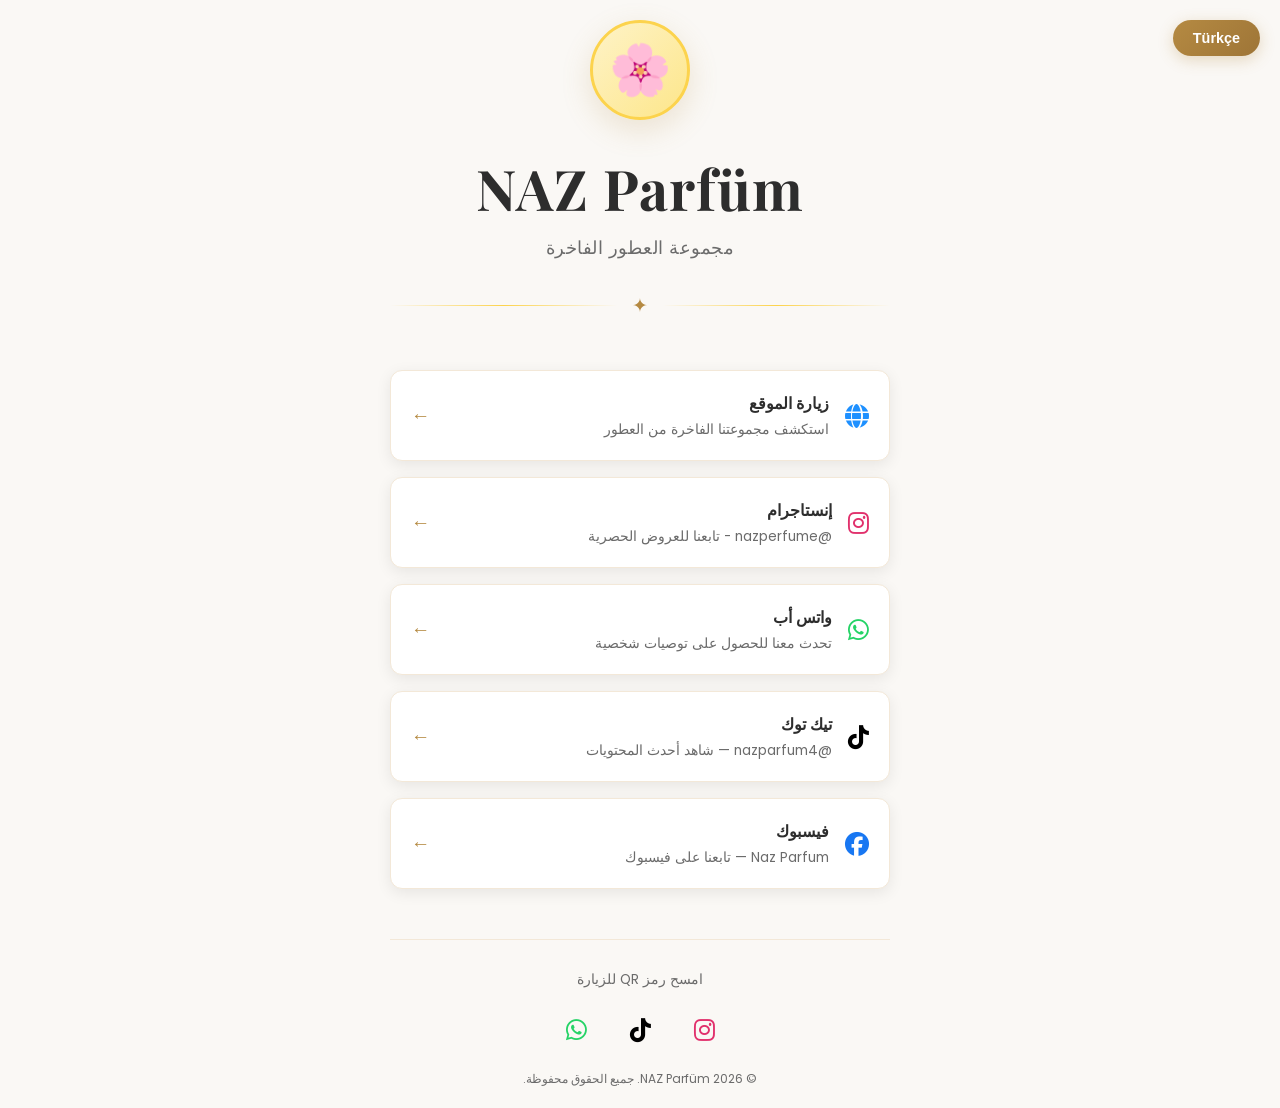
<file: index.html>
<!DOCTYPE html>
<html lang="ar" dir="rtl">
<head>
    <meta charset="UTF-8">
    <meta name="viewport" content="width=device-width, initial-scale=1.0">
    <title>NAZ Parfüm - Linktree</title>
    <link rel="preconnect" href="https://fonts.googleapis.com">
    <link rel="preconnect" href="https://fonts.gstatic.com" crossorigin>
    <link href="https://fonts.googleapis.com/css2?family=Playfair+Display:wght@400;600;700&family=Poppins:wght@300;400;500;600;700&display=swap" rel="stylesheet">
    <link rel="stylesheet" href="https://cdnjs.cloudflare.com/ajax/libs/font-awesome/6.5.1/css/all.min.css">
    <link rel="stylesheet" href="linktree.css">
    <script src="linktree.js"></script>
    <link rel="icon" type="img/png" href="logo.png">
</head>
<body>
    <!-- Language Toggle Button -->
    <button class="language-toggle" onclick="toggleLanguage()">
        <span id="langBtn">Türkçe</span>
    </button>

    <div class="container">
        <!-- ARABIC VERSION -->
        <div id="arabic-content">
            <!-- Header Section -->
            <div class="header">
                <div class="profile-image">🌸</div>
                <h1 class="brand-name">NAZ Parfüm</h1>
                <p class="tagline">مجموعة العطور الفاخرة</p>
                <div class="divider">
                    <div class="divider-line"></div>
                    <span class="divider-icon">✦</span>
                    <div class="divider-line"></div>
                </div>
            </div>

            <!-- Links Section -->
            <div class="links-container">
                <!-- Website Link -->
                <a href="UnderConstruction.html" target="_blank" rel="noopener noreferrer" class="link-card">
                    <i class="fa-solid fa-globe website-icon"></i>

                    <div class="link-content">
                        <div class="link-title">زيارة الموقع</div>
                        <div class="link-description">استكشف مجموعتنا الفاخرة من العطور</div>
                    </div>
                    <div class="link-arrow">←</div>
                </a>

                <!-- Instagram Link -->
                <a href="https://instagram.com/parfum.naz" target="_blank" rel="noopener noreferrer" class="link-card">
                    <i class="fa-brands fa-instagram instagram-icon"></i>


                    <div class="link-content">
                        <div class="link-title">إنستاجرام</div>
                        <div class="link-description">@nazperfume - تابعنا للعروض الحصرية</div>
                    </div>
                    <div class="link-arrow">←</div>
                </a>

                <!-- WhatsApp Link -->
                <a href="https://wa.me/+905316255666" target="_blank" rel="noopener noreferrer" class="link-card">
                    <i class="fa-brands fa-whatsapp whatsapp-icon"></i>
                    <div class="link-content">
                        <div class="link-title">واتس أب</div>
                        <div class="link-description">تحدث معنا للحصول على توصيات شخصية</div>
                    </div>
                    <div class="link-arrow">←</div>
                </a>

                <!-- TikTok Link -->
                <a href="https://www.tiktok.com/@nazparfum4" target="_blank" rel="noopener noreferrer" class="link-card">
                <i class="fa-brands fa-tiktok tiktok-icon"></i>
                <div class="link-content">
                    <div class="link-title">تيك توك</div>
                    <div class="link-description">@nazparfum4 — شاهد أحدث المحتويات</div>
                </div>
                <div class="link-arrow">←</div>
                </a>


                    
            <!-- Facebook Link -->
            <a href="https://www.facebook.com/people/Naz-Parfum/pfbid0EQ64YdpH5MnHyFZXdJegLLwZHXPn7FhvT7gFRKGxCeJGWDjxKvEfLurmYHzS58Avl/"
                target="_blank" rel="noopener noreferrer" class="link-card">
                
                <i class="fa-brands fa-facebook facebook-icon"></i>

                <div class="link-content">
                    <div class="link-title">فيسبوك</div>
                    <div class="link-description">Naz Parfum — تابعنا على فيسبوك</div>
                </div>

                <div class="link-arrow">←</div>
                </a>

            </div>
            <!-- Footer Section -->
            <div class="footer">
                <p class="footer-text">امسح رمز QR للزيارة</p>
                <div class="social-links">
                    <a href="https://instagram.com/nazperfume" target="_blank" rel="noopener noreferrer" class="social-link" title="Instagram"><i class="fa-brands fa-instagram instagram-icon"></i></a>
                    <a href="https://tiktok.com/@nazperfume" target="_blank" rel="noopener noreferrer" class="social-link" title="TikTok"><i class="fa-brands fa-tiktok tiktok-icon"></i></a>
                    <a href="https://wa.me/+905316255666" target="_blank" rel="noopener noreferrer" class="social-link" title="WhatsApp"><i class="fa-brands fa-whatsapp whatsapp-icon"></i></a>
                </div>
                <p class="copyright">© 2026 NAZ Parfüm. جميع الحقوق محفوظة.</p>
            </div>
        </div>

        <!-- TURKISH VERSION -->
        <div id="turkish-content" class="hidden">
            <!-- Header Section -->
            <div class="header">
                <div class="profile-image">🌸</div>
                <h1 class="brand-name">NAZ Parfüm</h1>
                <p class="tagline">Lüks Parfüm Koleksiyonu</p>
                <div class="divider">
                    <div class="divider-line"></div>
                    <span class="divider-icon">✦</span>
                    <div class="divider-line"></div>
                </div>
            </div>

            <!-- Links Section -->
            <div class="links-container">
                <!-- Website Link -->
                <a href="UnderConstruction.html" target="_blank" rel="noopener noreferrer" class="link-card">
                     <i class="fa-solid fa-globe website-icon"></i>
                    <div class="link-content">
                        <div class="link-title">Web Sitesini Ziyaret Et</div>
                        <div class="link-description">Lüks parfüm koleksiyonumuzu keşfet</div>
                    </div>
                    <div class="link-arrow">→</div>
                </a>

                <!-- Instagram Link -->
                <a href="https://instagram.com/parfum.naz" target="_blank" rel="noopener noreferrer" class="link-card">
                    <i class="fa-brands fa-instagram instagram-icon"></i>


                    <div class="link-content">
                        <div class="link-title">Instagram</div>
                        <div class="link-description">@nazperfume - Özel teklifleri takip et</div>
                    </div>
                    <div class="link-arrow">→</div>
                </a>

                <!-- WhatsApp Link -->
                <a href="https://wa.me/+905316255666" target="_blank" rel="noopener noreferrer" class="link-card">
                    <i class="fa-brands fa-whatsapp whatsapp-icon"></i>
                    <div class="link-content">
                        <div class="link-title">WhatsApp</div>
                        <div class="link-description">Kişisel öneriler için bizimle sohbet et</div>
                    </div>
                    <div class="link-arrow">→</div>
                </a>

                <!-- TikTok Link -->
                <a href="https://www.tiktok.com/@nazparfum4" target="_blank" rel="noopener noreferrer" class="link-card">
                    <i class="fa-brands fa-tiktok tiktok-icon"></i>
                    <div class="link-content">
                        <div class="link-title">TikTok</div>
                        <div class="link-description">@nazperfume - En son içeriklerimizi izle</div>
                    </div>
                    <div class="link-arrow">→</div>
                </a>
            <!-- Facebook Link  -->
            <a href="https://www.facebook.com/people/Naz-Parfum/pfbid0EQ64YdpH5MnHyFZXdJegLLwZHXPn7FhvT7gFRKGxCeJGWDjxKvEfLurmYHzS58Avl/"
                target="_blank" rel="noopener noreferrer" class="link-card">
                <i class="fa-brands fa-facebook facebook-icon"></i>

                <div class="link-content">
                    <div class="link-title">Facebook</div>
                    <div class="link-description">@nazperfume – Facebook’ta bizi takip edin</div>
                </div>
                <div class="link-arrow">←</div>
            </a>
                </div>

            <!-- Footer Section -->
            <div class="footer">
                <p class="footer-text">Ziyaret etmek için QR kodunu tara</p>
                <div class="social-links">
                    <a href="https://instagram.com/parfum.naz" target="_blank" rel="noopener noreferrer" class="social-link" title="Instagram"><i class="fa-brands fa-instagram instagram-icon"></i></a>
                    <a href="https://www.tiktok.com/@nazparfum4" target="_blank" rel="noopener noreferrer" class="social-link" title="TikTok"><i class="fa-brands fa-tiktok tiktok-icon"></i></a>
                    <a href="https://wa.me/+905316255666" target="_blank" rel="noopener noreferrer" class="social-link" title="WhatsApp"><i class="fa-brands fa-whatsapp whatsapp-icon"></i></a>
                </div>
                <p class="copyright">© 2026 NAZ Parfüm. Tüm hakları saklıdır.</p>
            </div>
        </div>
    </div>

</body>
</html>
</file>
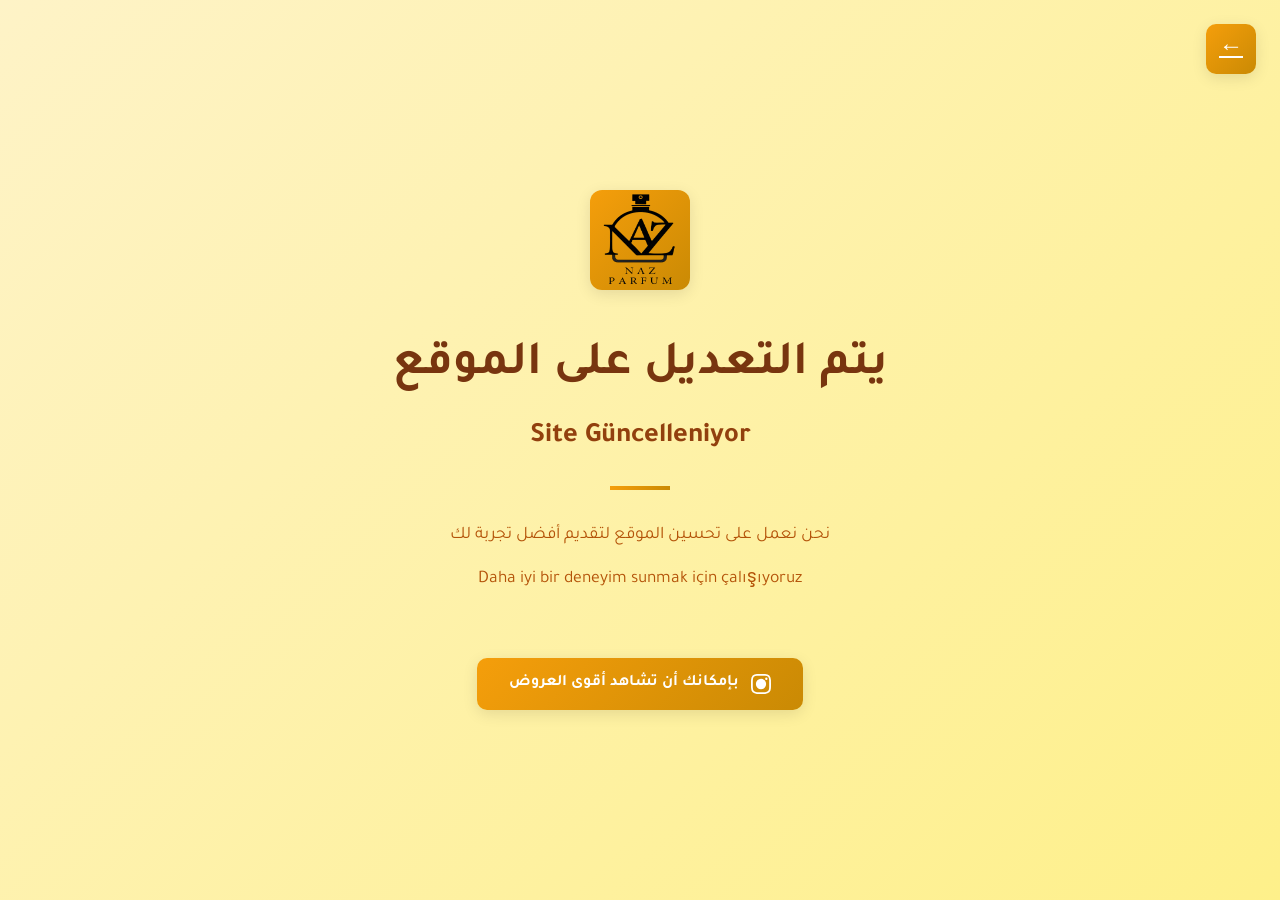
<file: UnderConstruction.html>
<!DOCTYPE html>
<html lang="ar" dir="rtl">
<head>
    <meta charset="UTF-8">
    <meta name="viewport" content="width=device-width, initial-scale=1.0">
    <title>NAZ Parfüm - Linktree</title>
    <link rel="preconnect" href="https://fonts.googleapis.com">
    <link rel="preconnect" href="https://fonts.gstatic.com" crossorigin>
    <link href="https://fonts.googleapis.com/css2?family=Tajawal:wght@400;500;700&family=Poppins:wght@400;500;600;700&display=swap" rel="stylesheet">
    
    <link rel="icon" type="img/png" href="logo.png">
    <style>
        * {
            margin: 0;
            padding: 0;
            box-sizing: border-box;
        }

        body {
            font-family: 'Tajawal', 'Poppins', sans-serif;
            background: linear-gradient(135deg, #fef3c7 0%, #fef08a 100%);
            min-height: 100vh;
            display: flex;
            align-items: center;
            justify-content: center;
            padding: 1rem;
            direction: rtl;
            text-align: right;
        }

        .container {
            text-align: center;
            max-width: 600px;
            width: 100%;
            position: relative;
        }

        /* زر الرجوع للخلف */
        .back-button {
            position: fixed;
            top: 1.5rem;
            right: 1.5rem;
            width: 50px;
            height: 50px;
            border-radius: 10px;
            background: linear-gradient(135deg, #f59e0b 0%, #ca8a04 100%);
            border: none;
            color: white;
            font-size: 24px;
            cursor: pointer;
            display: flex;
            align-items: center;
            justify-content: center;
            box-shadow: 0 4px 15px rgba(0, 0, 0, 0.1);
            transition: all 0.3s ease;
        }

        .back-button:hover {
            transform: scale(1.1);
            box-shadow: 0 8px 25px rgba(0, 0, 0, 0.2);
            background: linear-gradient(135deg, #d97706 0%, #b45309 100%);
        }

        /* اللوجو */
        .logo {
            width: 100px;
            height: 100px;
            background: linear-gradient(135deg, #f59e0b 0%, #ca8a04 100%);
            border-radius: 12px;
            display: flex;
            align-items: center;
            justify-content: center;
            margin: 0 auto 3rem;
            box-shadow: 0 4px 15px rgba(0, 0, 0, 0.1);
            transition: all 0.3s ease;
            font-size: 2rem;
            font-weight: bold;
            color: white;
        }

        .logo:hover {
            box-shadow: 0 8px 25px rgba(0, 0, 0, 0.15);
        }

        /* النصوص الرئيسية */
        h1 {
            font-size: 3rem;
            font-weight: 700;
            color: #78350f;
            margin-bottom: 1.5rem;
            line-height: 1.2;
        }

        .subtitle {
            font-size: 1.75rem;
            font-weight: 600;
            color: #92400e;
            margin-bottom: 2rem;
        }

        /* الفاصل */
        .divider {
            width: 60px;
            height: 4px;
            background: linear-gradient(90deg, #f59e0b 0%, #ca8a04 100%);
            margin: 2rem auto;
        }

        /* النصوص الإضافية */
        .description {
            color: #b45309;
            font-size: 1.1rem;
            line-height: 1.6;
            margin-bottom: 1rem;
        }

        /* الزر الرئيسي */
        .instagram-button {
            display: inline-flex;
            align-items: center;
            gap: 12px;
            padding: 1rem 2rem;
            margin-top: 3rem;
            background: linear-gradient(135deg, #f59e0b 0%, #ca8a04 100%);
            color: white;
            text-decoration: none;
            font-weight: 600;
            border-radius: 10px;
            box-shadow: 0 4px 15px rgba(0, 0, 0, 0.1);
            transition: all 0.3s ease;
            border: none;
            cursor: pointer;
            font-size: 1rem;
            font-family: 'Tajawal', 'Poppins', sans-serif;
        }

        .instagram-button:hover {
            transform: scale(1.05);
            box-shadow: 0 8px 25px rgba(0, 0, 0, 0.2);
            background: linear-gradient(135deg, #d97706 0%, #b45309 100%);
        }

        .instagram-button:active {
            transform: scale(0.98);
        }

        /* أيقونة الإنستغرام */
        .instagram-icon {
            width: 20px;
            height: 20px;
        }

        /* استجابة الشاشات الصغيرة */
        @media (max-width: 768px) {
            h1 {
                font-size: 2rem;
            }

            .subtitle {
                font-size: 1.3rem;
            }

            .back-button {
                width: 45px;
                height: 45px;
                font-size: 20px;
                top: 1rem;
                right: 1rem;
            }

            .logo {
                width: 80px;
                height: 80px;
                font-size: 1.5rem;
                margin-bottom: 2rem;
            }

            .instagram-button {
                padding: 0.8rem 1.5rem;
                font-size: 0.95rem;
            }
        }
    </style>
</head>
<body>
    <!-- زر الرجوع للخلف -->
        <a href="index.html" class="back-button" title="الرجوع للخلف">←</a>



    <!-- المحتوى الرئيسي -->
    <div class="container">
        <!-- اللوجو -->
        <div class="logo">
            <img src="noBglogo.png" style="   width: 100px;
            height: 100px;" alt="Naz_parfum">
        </div>

        <!-- النص الرئيسي بالعربية -->
        <h1>يتم التعديل على الموقع</h1>

        <!-- النص الرئيسي بالتركية -->
        <p class="subtitle">Site Güncelleniyor</p>

        <!-- الفاصل -->
        <div class="divider"></div>

        <!-- النصوص الإضافية -->
        <p class="description">
            نحن نعمل على تحسين الموقع لتقديم أفضل تجربة لك
        </p>
        <p class="description">
            Daha iyi bir deneyim sunmak için çalışıyoruz
        </p>

        <!-- زر الإنستغرام -->
        <a href="https://instagram.com/parfum.naz" target="_blank" rel="noopener noreferrer" class="instagram-button">
            <svg class="instagram-icon" viewBox="0 0 24 24" fill="currentColor">
                <path d="M12 2.163c3.204 0 3.584.012 4.85.07 3.252.148 4.771 1.691 4.919 4.919.058 1.265.069 1.645.069 4.849 0 3.205-.012 3.584-.069 4.849-.149 3.225-1.664 4.771-4.919 4.919-1.266.058-1.644.07-4.85.07-3.204 0-3.584-.012-4.849-.07-3.26-.149-4.771-1.699-4.919-4.92-.058-1.265-.07-1.644-.07-4.849 0-3.204.013-3.583.07-4.849.149-3.227 1.664-4.771 4.919-4.919 1.266-.057 1.645-.069 4.849-.069zm0-2.163c-3.259 0-3.667.014-4.947.072-4.358.2-6.78 2.618-6.98 6.98-.059 1.281-.073 1.689-.073 4.948 0 3.259.014 3.668.072 4.948.2 4.358 2.618 6.78 6.98 6.98 1.281.058 1.689.072 4.948.072 3.259 0 3.668-.014 4.948-.072 4.354-.2 6.782-2.618 6.979-6.98.059-1.28.073-1.689.073-4.948 0-3.259-.014-3.667-.072-4.947-.196-4.354-2.617-6.78-6.979-6.98-1.281-.059-1.69-.073-4.949-.073zM5.838 12a6.162 6.162 0 1 1 12.324 0 6.162 6.162 0 0 1-12.324 0zM12 16a4 4 0 1 1 0-8 4 4 0 0 1 0 8zm4.965-10.322a1.44 1.44 0 1 1 2.881.001 1.44 1.44 0 0 1-2.881-.001z"/>
            </svg>
            <span>بإمكانك أن تشاهد أقوى العروض</span>
        </a>
    </div>

    <!-- JavaScript -->
    <script>
        function goBack() {
            window.history.back();
        }

        // يمكن إضافة تأثيرات إضافية هنا
        document.addEventListener('DOMContentLoaded', function() {
            console.log('الموقع تم تحميله بنجاح');
        });
    </script>
</body>
</html>
</file>
<file: linktree.css>
* {
            margin: 0;
            padding: 0;
            box-sizing: border-box;
        }

        html {
            scroll-behavior: smooth;
        }

        body {
            font-family: 'Poppins', sans-serif;
            background-color: #faf8f5;
            color: #2d2d2d;
            min-height: 100vh;
            display: flex;
            flex-direction: column;
            align-items: center;
            justify-content: center;
            padding: 20px;
            transition: all 0.3s ease;
        }

        body.ltr {
            direction: ltr;
        }

        h1, h2, h3, h4, h5, h6 {
            font-family: 'Playfair Display', serif;
            font-weight: 700;
            letter-spacing: 0.5px;
        }

        /* Language Toggle Button */
        .language-toggle {
            position: fixed;
            top: 20px;
            right: 20px;
            background: linear-gradient(135deg, #b58a42, #9e7537);
            color: white;
            border: none;
            padding: 10px 20px;
            border-radius: 25px;
            cursor: pointer;
            font-weight: 600;
            font-size: 0.9rem;
            transition: all 0.3s ease;
            box-shadow: 0 4px 15px rgba(181, 138, 66, 0.3);
            z-index: 1000;
        }

        .language-toggle:hover {
            transform: translateY(-2px);
            box-shadow: 0 6px 20px rgba(181, 138, 66, 0.4);
        }

        body.ltr .language-toggle {
            right: auto;
            left: 20px;
        }

        .container {
            width: 100%;
            max-width: 500px;
        }

        /* Header Section */
        .header {
            text-align: center;
            margin-bottom: 50px;
        }

        .profile-image {
            width: 100px;
            height: 100px;
            border-radius: 50%;
            background: linear-gradient(135deg, #fef3c7, #fde68a);
            border: 3px solid #fcd34d;
            display: flex;
            align-items: center;
            justify-content: center;
            margin: 0 auto 30px;
            font-size: 50px;
            box-shadow: 0 10px 30px rgba(181, 138, 66, 0.2);
        }

        .brand-name {
            font-size: 3.5rem;
            font-weight: 700;
            color: #2d2d2d;
            margin-bottom: 10px;
            letter-spacing: 1px;
        }

        .tagline {
            font-size: 1.1rem;
            color: #6b6b6b;
            font-weight: 300;
            letter-spacing: 0.5px;
        }

        /* Divider */
        .divider {
            display: flex;
            align-items: center;
            justify-content: center;
            gap: 15px;
            margin: 30px 0 40px;
        }

        .divider-line {
            flex: 1;
            height: 1px;
            background: linear-gradient(to right, transparent, #fcd34d, transparent);
        }

        .divider-icon {
            color: #b58a42;
            font-size: 1.2rem;
        }

        /* Links Section */
        .links-container {
            display: flex;
            flex-direction: column;
            gap: 16px;
            margin-bottom: 50px;
        }

        .link-card {
            display: flex;
            align-items: center;
            gap: 16px;
            padding: 20px;
            background: white;
            border: 1px solid #f3e8d8;
            border-radius: 12px;
            text-decoration: none;
            color: inherit;
            transition: all 0.3s ease;
            cursor: pointer;
            box-shadow: 0 4px 15px rgba(0, 0, 0, 0.08);
        }

        .link-card:hover {
            transform: translateY(-5px);
            box-shadow: 0 12px 30px rgba(181, 138, 66, 0.2);
            border-color: #fcd34d;
        }

        .link-icon {
            width: 50px;
            height: 50px;
            border-radius: 10px;
            display: flex;
            align-items: center;
            justify-content: center;
            color: white;
            font-size: 24px;
            flex-shrink: 0;
            transition: transform 0.3s ease;
        }

        .link-card:hover .link-icon {
            transform: scale(1.1);
        }

        .link-icon.website {
            background: linear-gradient(135deg, #d97706, #b45309);
        }

        .link-icon.instagram {
            background: linear-gradient(135deg, #ec4899, #be185d);
        }

        .link-icon.whatsapp {
            background: linear-gradient(135deg, #10b981, #059669);
        }

        .link-icon.tiktok {
            background: linear-gradient(135deg, #1f2937, #111827);
        }

        .link-content {
            flex: 1;
            min-width: 0;
        }

        .link-title {
            font-size: 1rem;
            font-weight: 600;
            color: #2d2d2d;
            margin-bottom: 4px;
            transition: color 0.3s ease;
        }

        .link-card:hover .link-title {
            color: #b58a42;
        }

        .link-description {
            font-size: 0.85rem;
            color: #6b6b6b;
            white-space: nowrap;
            overflow: hidden;
            text-overflow: ellipsis;
        }

        .link-arrow {
            color: #b58a42;
            font-size: 1.2rem;
            transition: transform 0.3s ease;
            flex-shrink: 0;
        }

        .link-card:hover .link-arrow {
            transform: translateX(-5px);
        }

        /* Footer Section */
        .footer {
            text-align: center;
            padding-top: 30px;
            border-top: 1px solid #f3e8d8;
        }

        .footer-text {
            font-size: 0.85rem;
            color: #6b6b6b;
            margin-bottom: 20px;
        }

        .social-links {
            display: flex;
            justify-content: center;
            gap: 24px;
            margin-bottom: 20px;
        }

        .social-link {
            display: inline-flex;
            align-items: center;
            justify-content: center;
            width: 40px;
            height: 40px;
            color: #6b6b6b;
            text-decoration: none;
            transition: color 0.3s ease;
            font-size: 20px;
        }

        .social-link:hover {
            color: #b58a42;
        }

        .copyright {
            font-size: 0.75rem;
            color: #6b6b6b;
            margin-top: 15px;
        }

        /* Hidden content */
        .hidden {
            display: none;
        }

        /* Responsive */
        @media (max-width: 600px) {
            .brand-name {
                font-size: 2.5rem;
            }

            .tagline {
                font-size: 1rem;
            }

            .link-card {
                padding: 16px;
            }

            .link-icon {
                width: 45px;
                height: 45px;
                font-size: 20px;
            }

            .link-title {
                font-size: 0.95rem;
            }

            .link-description {
                font-size: 0.8rem;
            }

            .language-toggle {
                top: 10px;
                right: 10px;
                padding: 8px 16px;
                font-size: 0.8rem;
            }

            body.ltr .language-toggle {
                right: auto;
                left: 10px;
            }
        }

        /* Animation */
        @keyframes fadeIn {
            from {
                opacity: 0;
                transform: translateY(20px);
            }
            to {
                opacity: 1;
                transform: translateY(0);
            }
        }

        .header {
            animation: fadeIn 0.6s ease;
        }

        .link-card {
            animation: fadeIn 0.6s ease;
        }

        .link-card:nth-child(1) {
            animation-delay: 0.1s;
        }

        .link-card:nth-child(2) {
            animation-delay: 0.2s;
        }

        .link-card:nth-child(3) {
            animation-delay: 0.3s;
        }

        .link-card:nth-child(4) {
            animation-delay: 0.4s;
        }
        /*ايقونات */
        .instagram-icon {
            font-size: 24px;
            color: #E1306C; /* لون إنستغرام */
            transition: 0.3s ease;
            cursor: pointer;
            }

            .instagram-icon:hover {
            color: #C13584;
            transform: scale(1.1);
            }
        
            .whatsapp-icon {
            font-size: 24px;
            color: #25D366; /* لون واتساب */
            transition: 0.3s ease;
            cursor: pointer;
            }

            .whatsapp-icon:hover {
            color: #1EBE5D;
            transform: scale(1.1);
            }
            .website-icon {
            font-size: 24px;
            color: #1e90ff; /* أزرق مناسب للويب */
            transition: 0.3s ease;
            cursor: pointer;
            }

            .website-icon:hover {
            color: #0b5ed7;
            transform: scale(1.1);
            }
            .tiktok-icon {
            font-size: 24px;
            color: #000000; /* لون تيك توك */
            transition: 0.3s ease;
            cursor: pointer;
            }

            .tiktok-icon:hover {
            color: #ff0050;
            transform: scale(1.1);
            }

            .facebook-icon {
            font-size: 24px;
            color: #1877F2;
            transition: 0.3s ease;
            }

            .facebook-icon:hover {
            color: #145dbf;
            transform: scale(1.1);
            }
</file>
